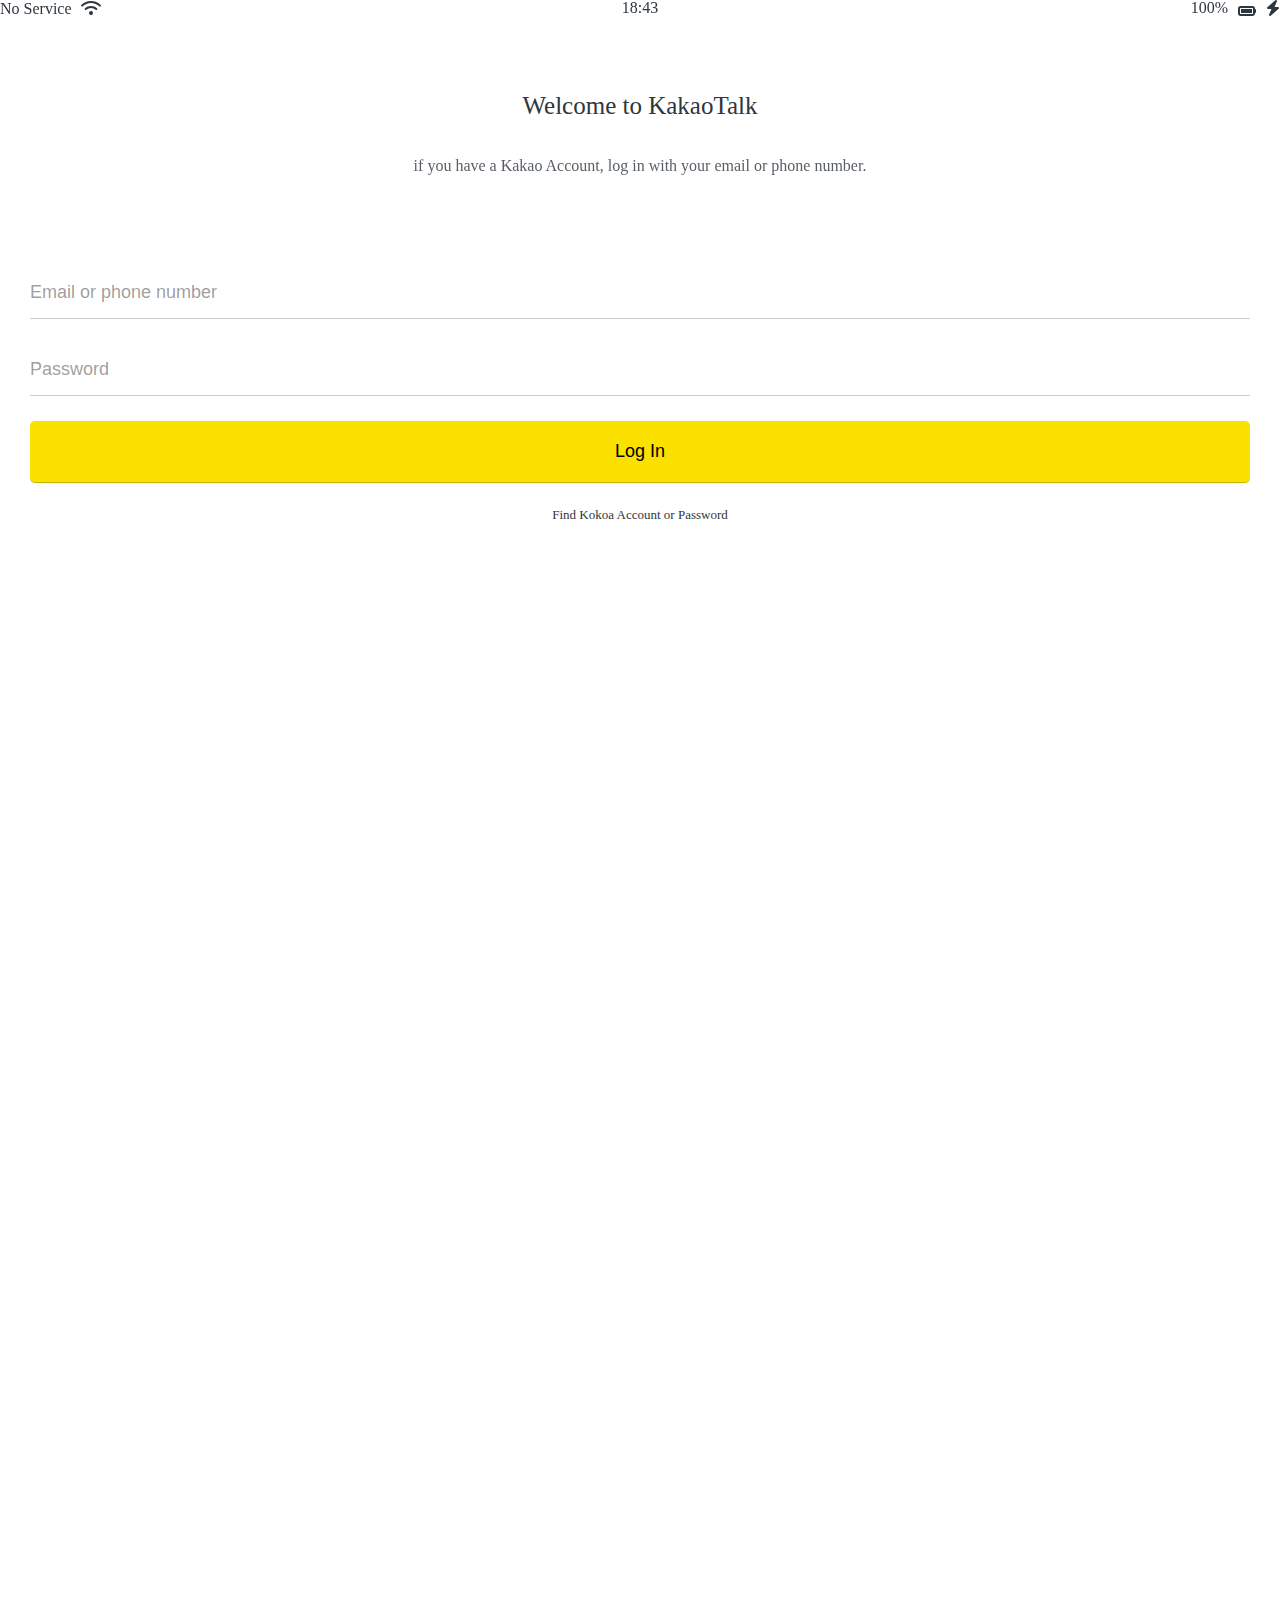
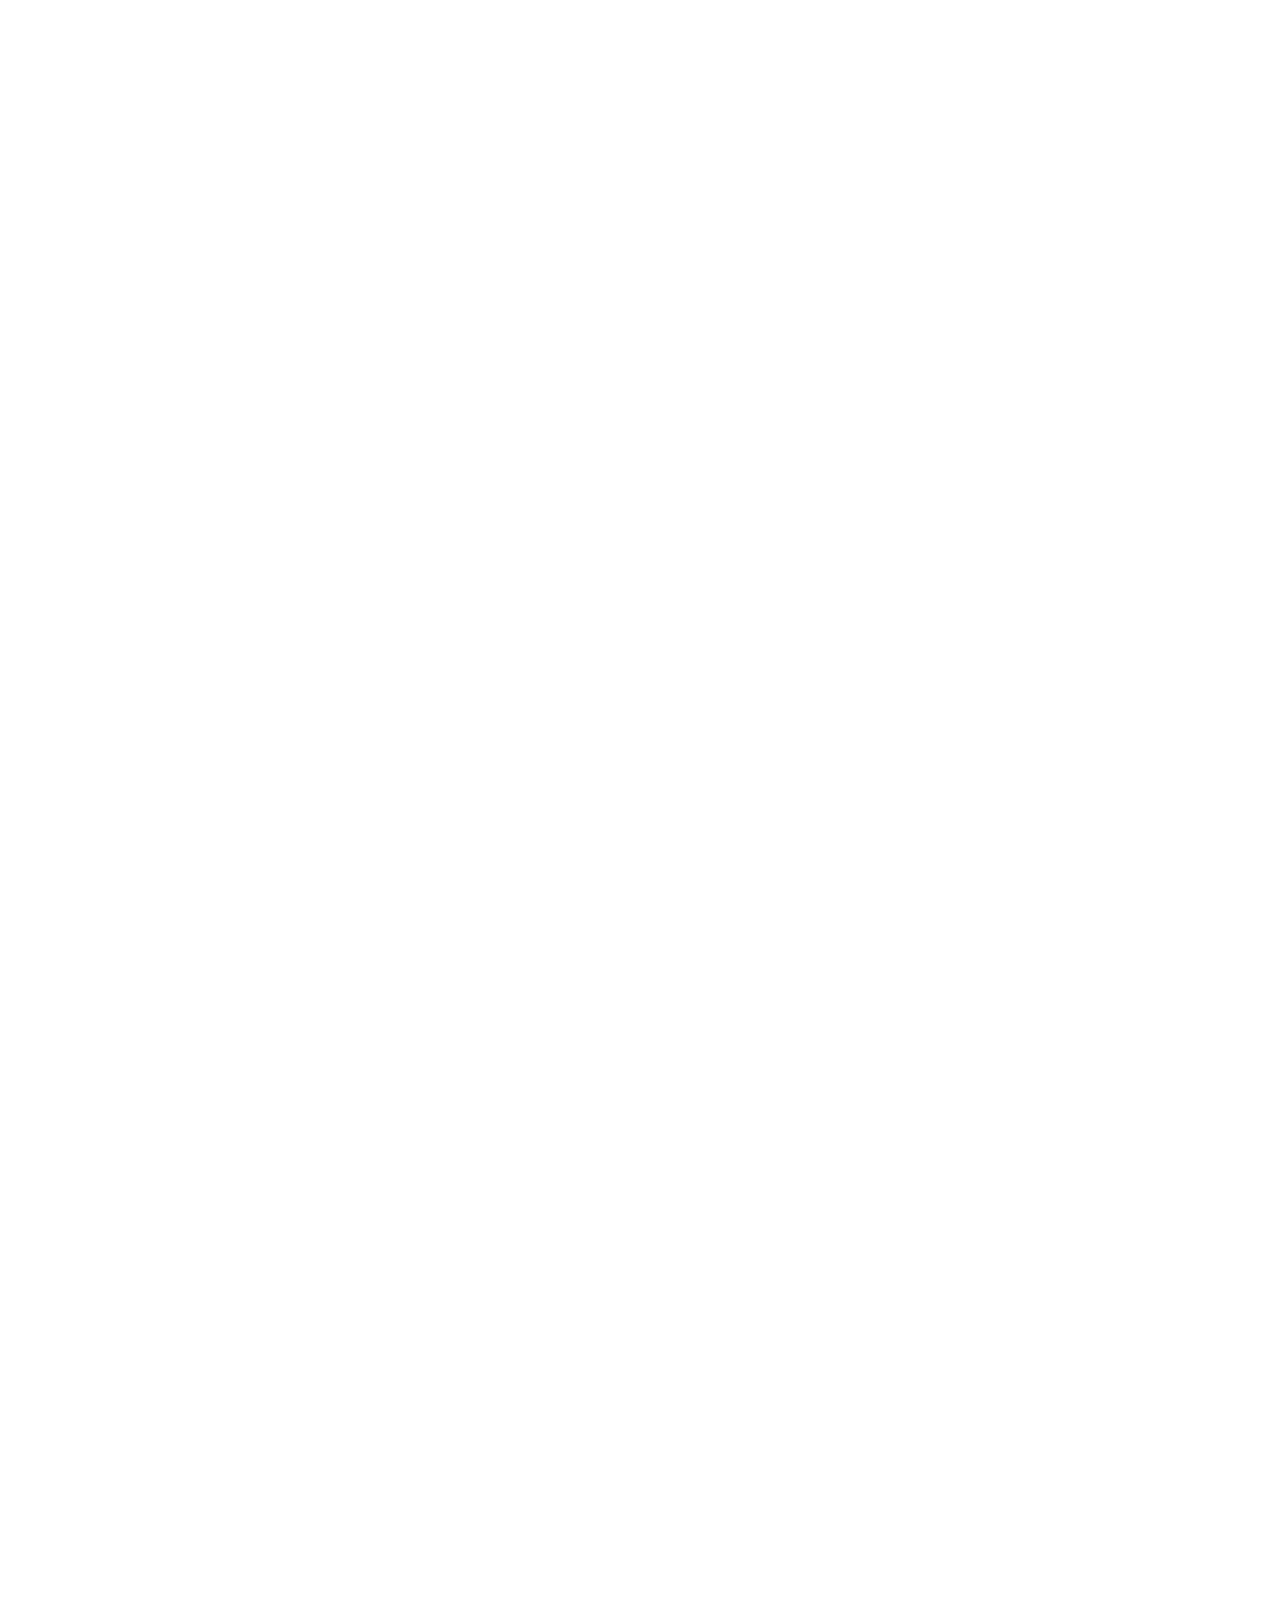
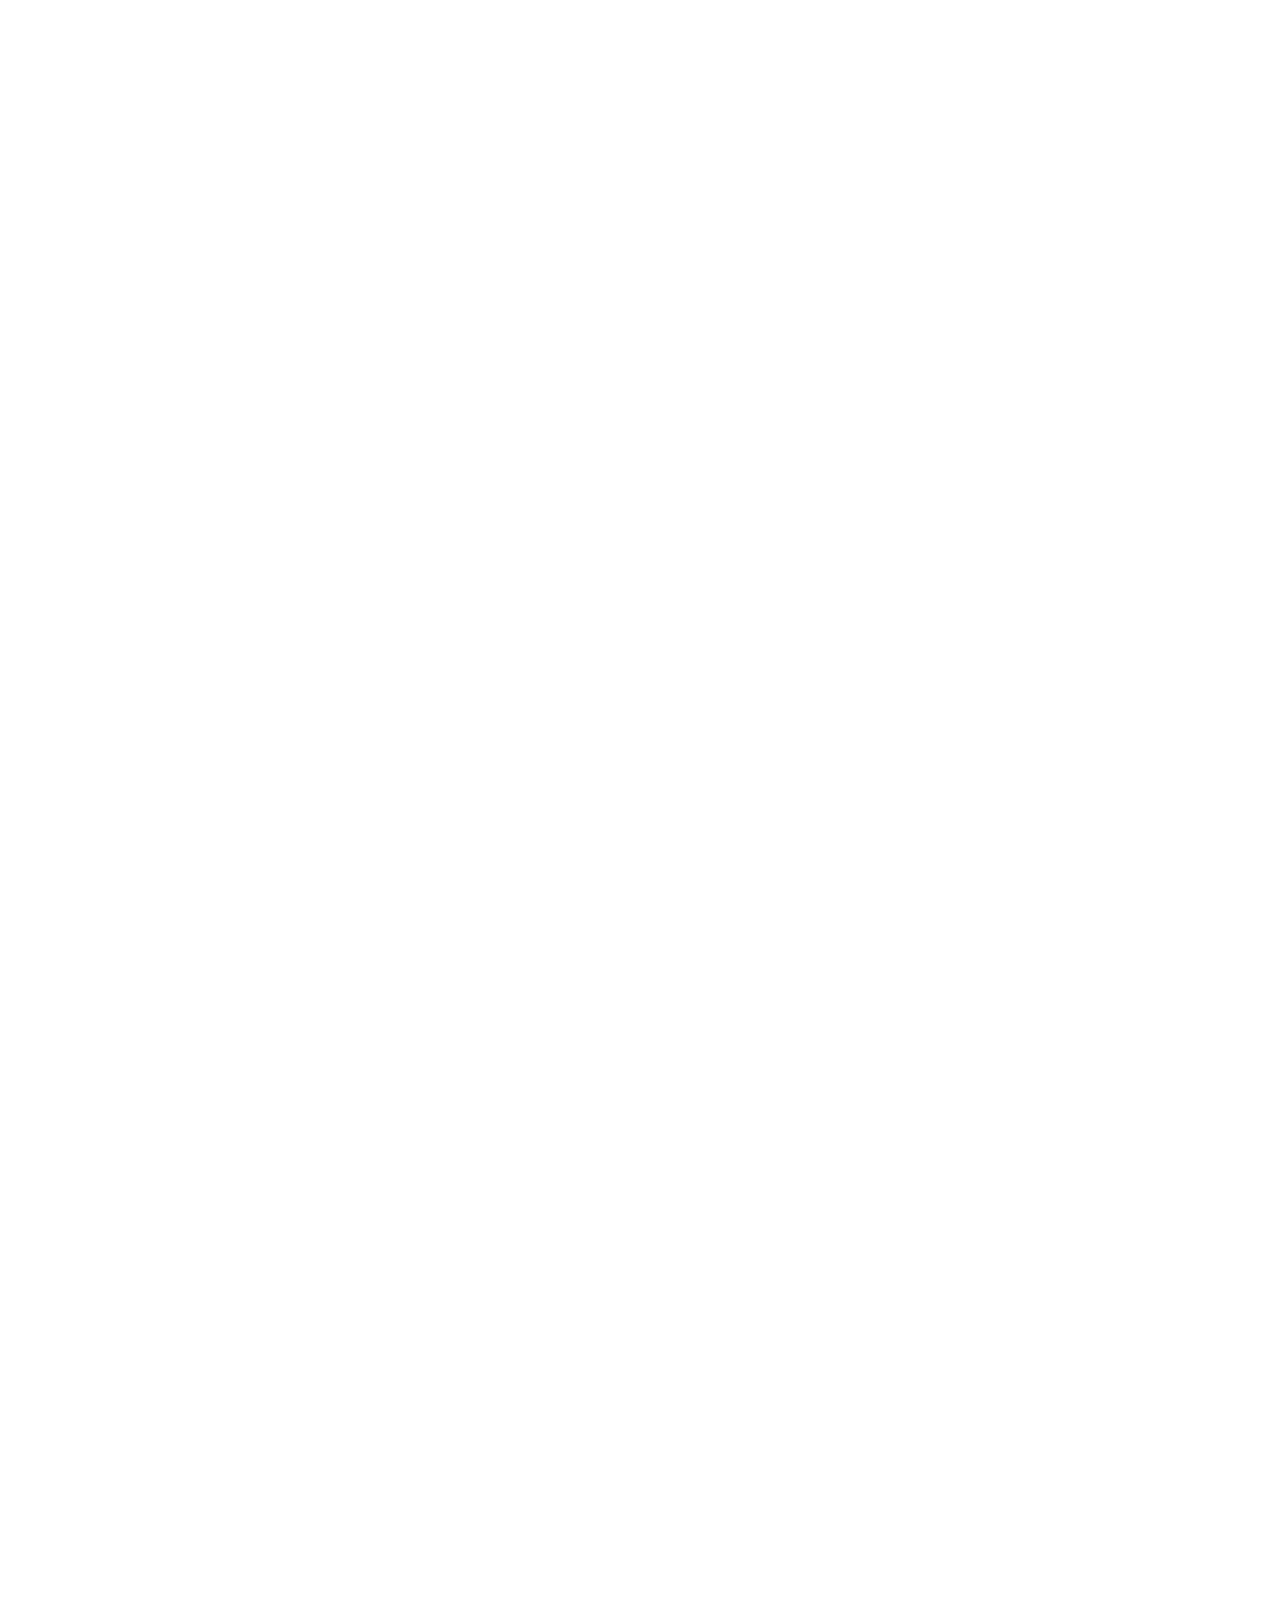
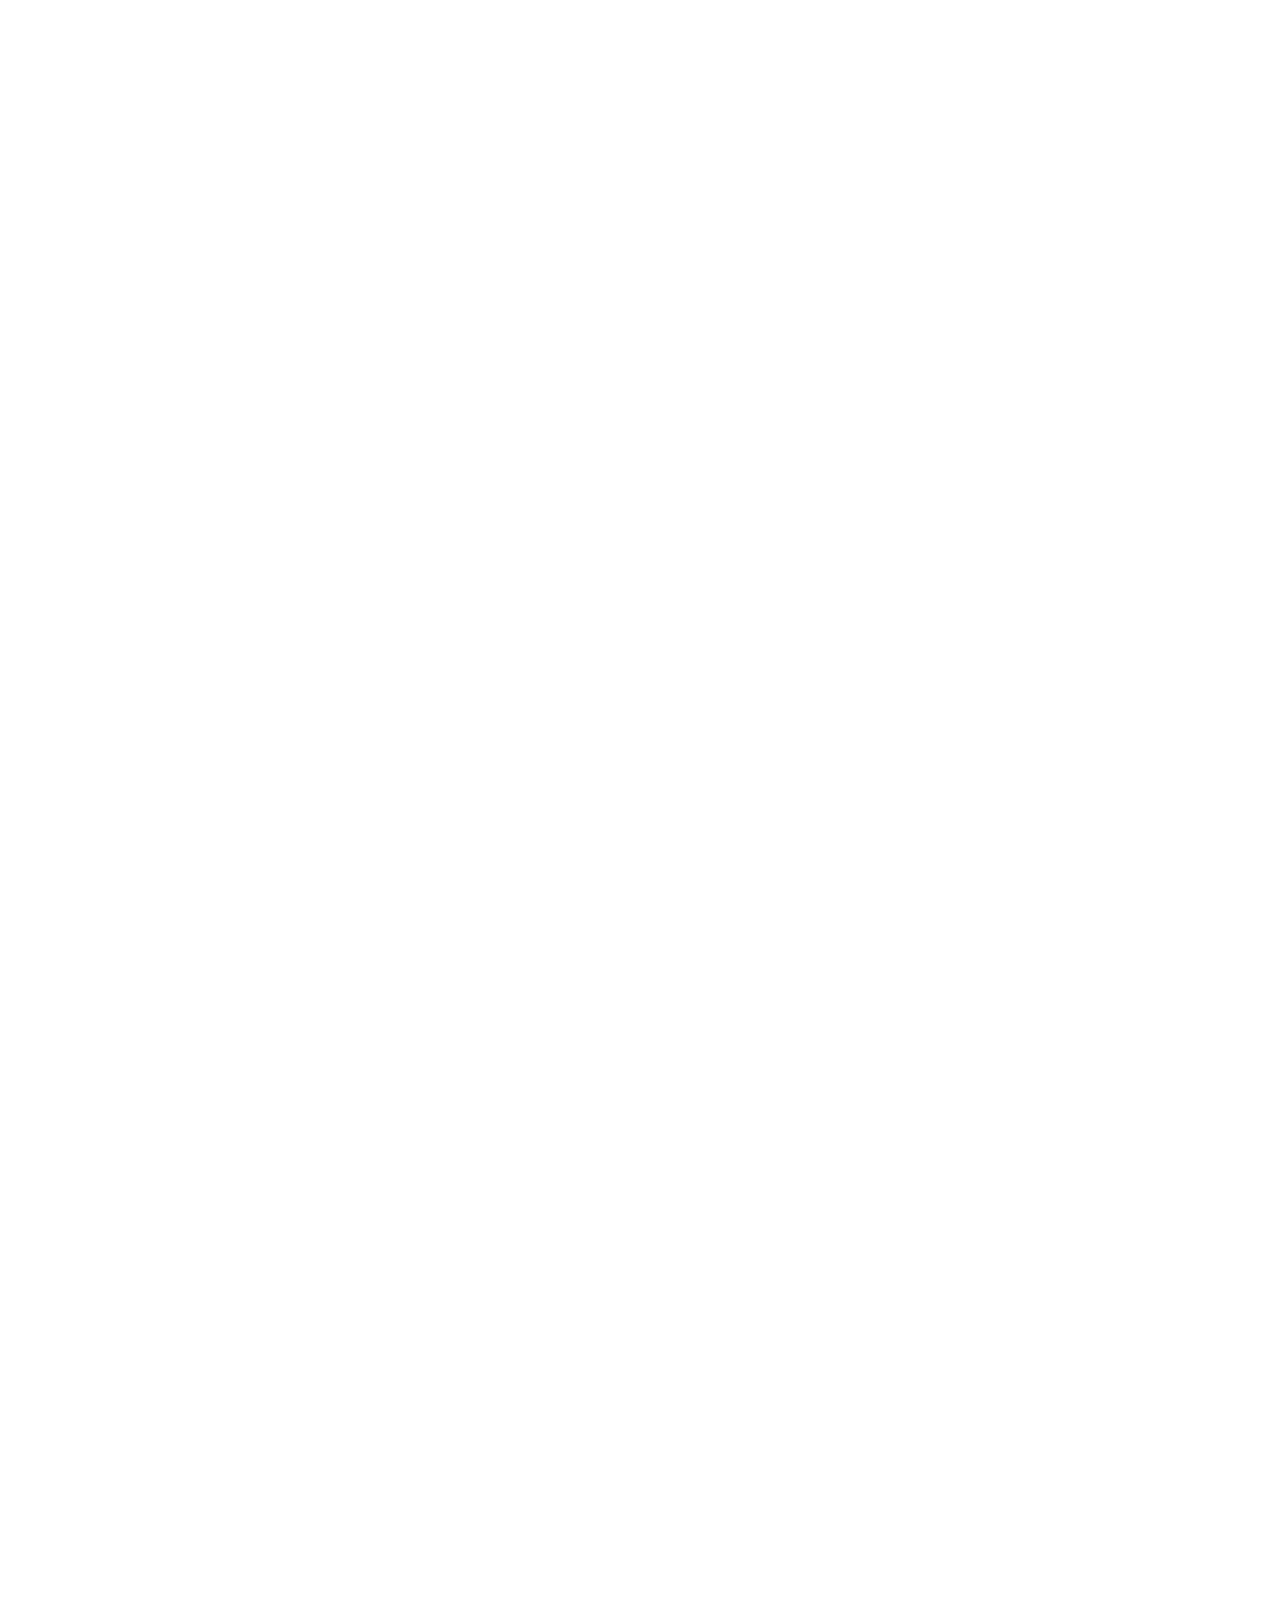
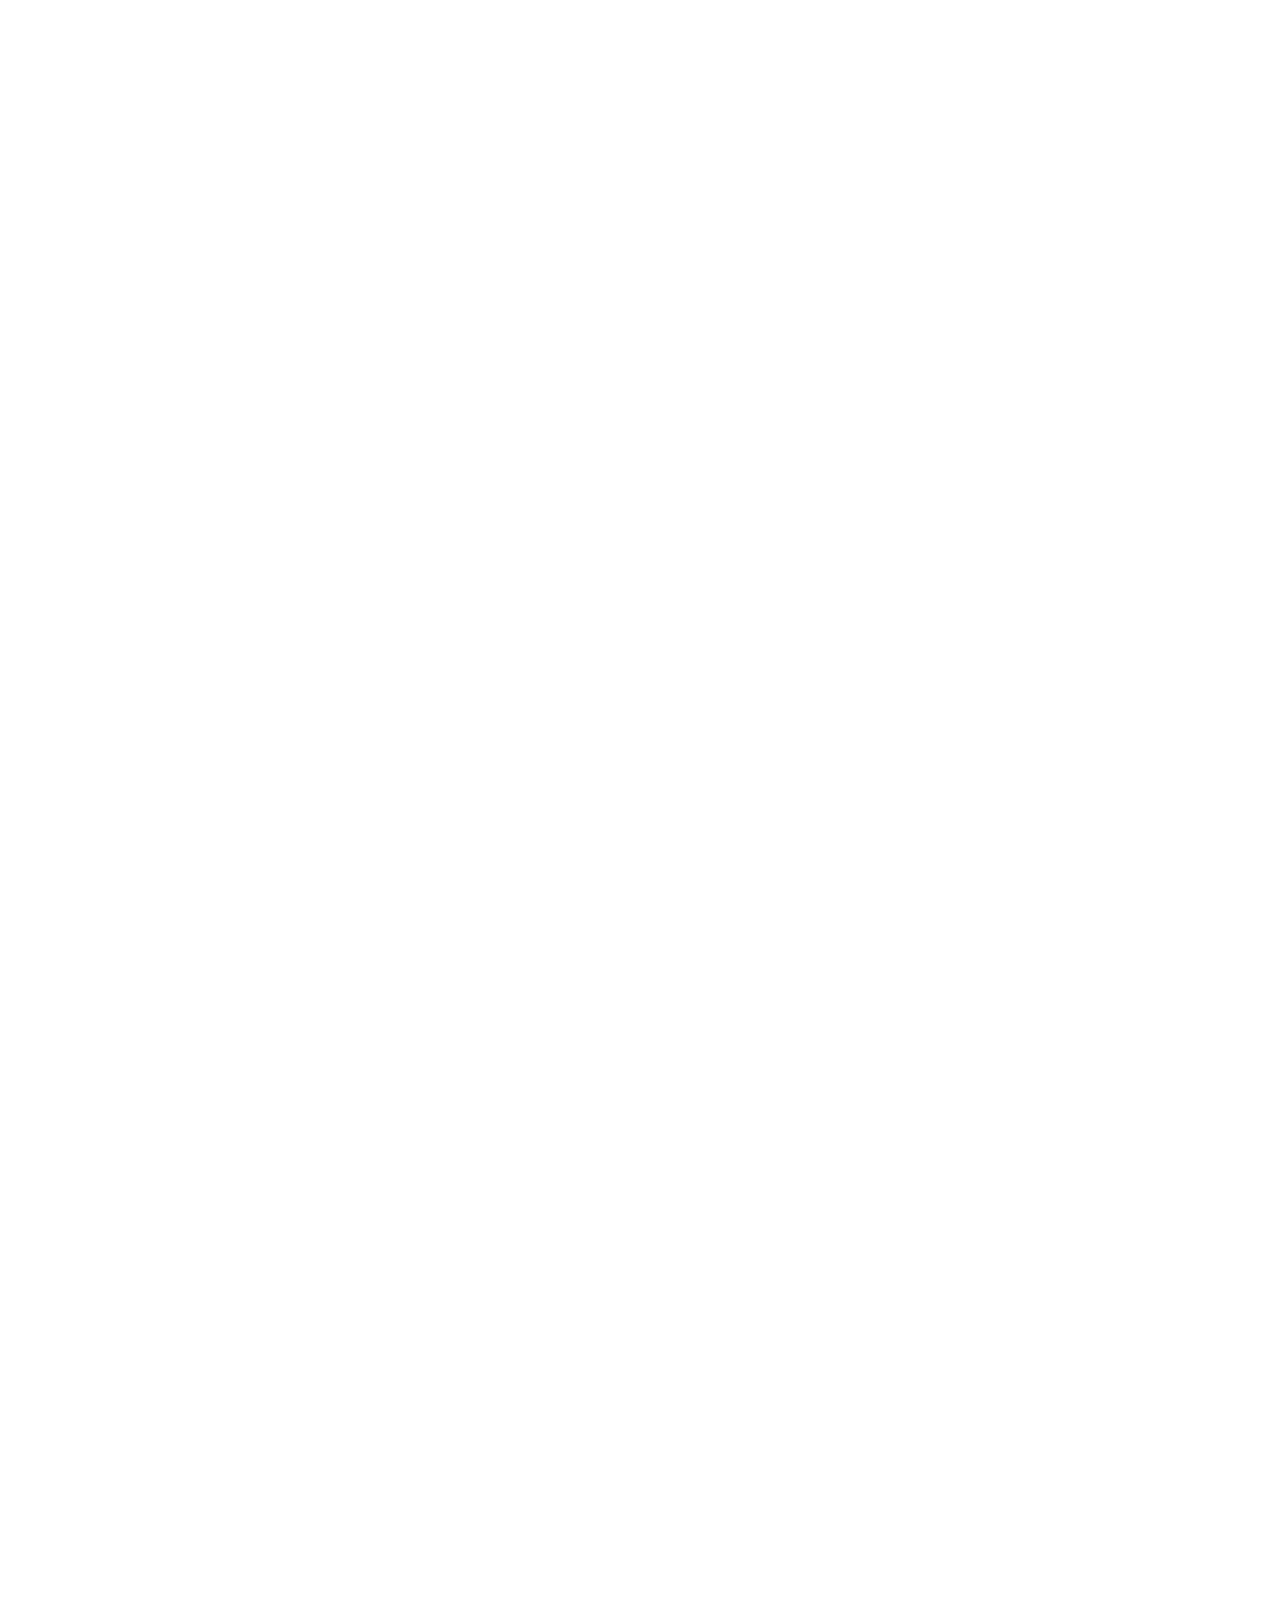
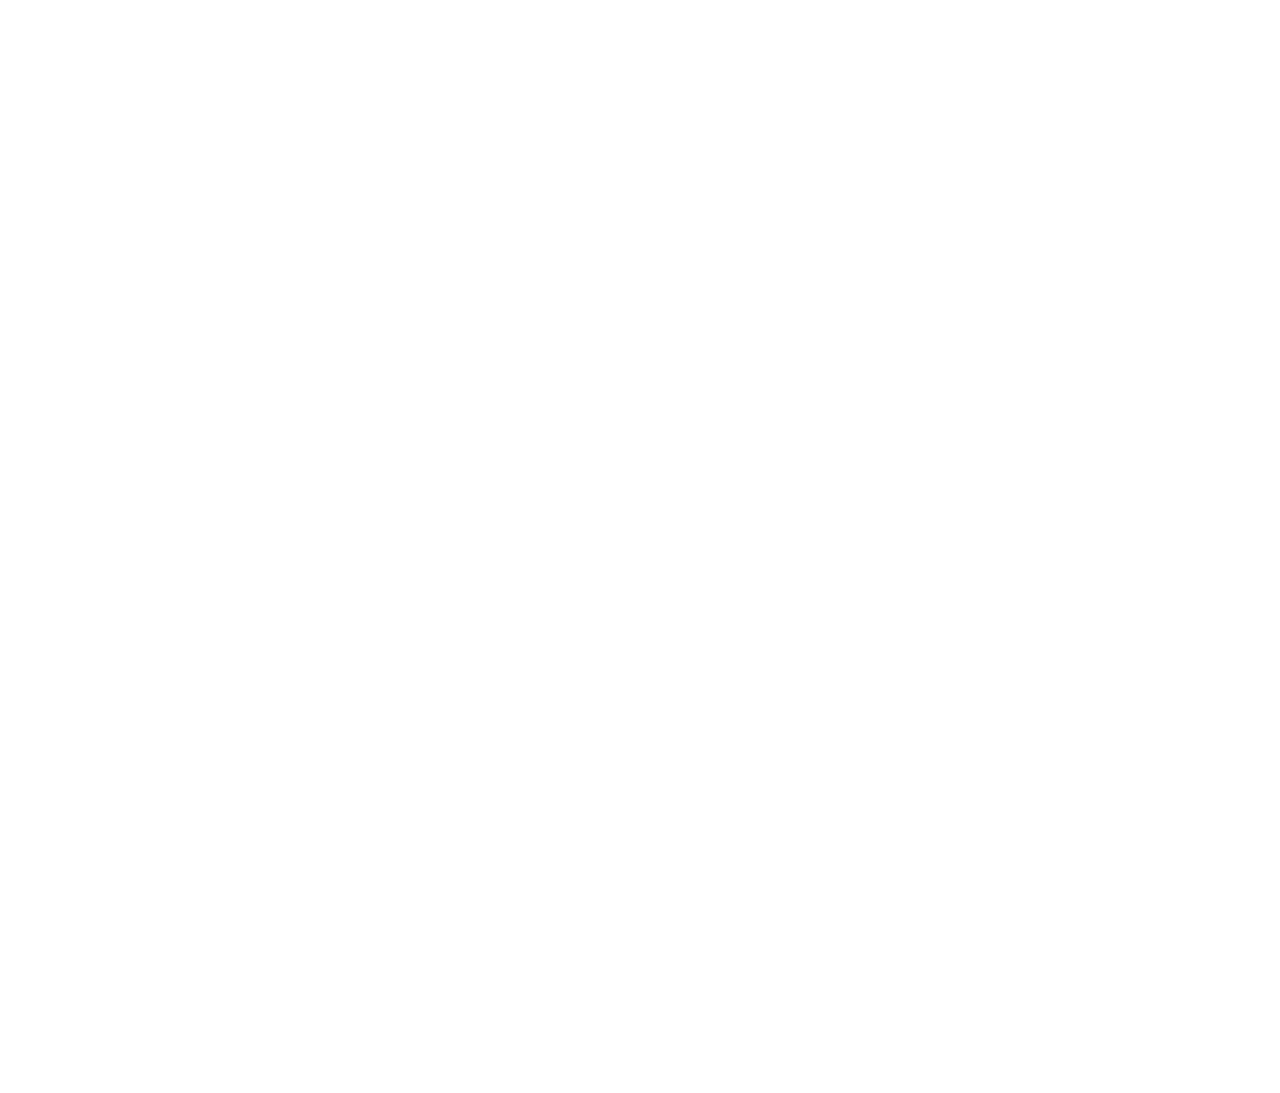
<file: index.html>
<!DOCTYPE html>
<html lang="en">
<head>
    <meta charset="UTF-8">
    <meta http-equiv="X-UA-Compatible" content="IE=edge">
    <meta name="viewport" content="width=device-width, initial-scale=1.0">
    <title>Welcome to Kokoa Talk</title>
    <link rel="stylesheet" href="css/styles.css">
    
    <link rel="stylesheet" href="https://cdnjs.cloudflare.com/ajax/libs/font-awesome/6.2.1/css/all.min.css">
</head>
<body>
    <div class="status-bar">
        <div class="status__column">
            <span>No Service</span>
            <i class="fa-solid fa-wifi"></i>
              
            <!-- 와이파이 아이콘 넣기 -->
        </div>       
        <div class="status__column">
            <span>18:43</span>
        </div>
        <div class="status__column">
            <span>100%</span>
            <i class="fa-solid fa-battery-full "></i>
              <!-- 배터리 아이콘 -->
              <i class="fa-solid fa-bolt"></i>
              <!-- 충전중 아이콘 -->
        </div>
    </div>
    <header class="welcome-header">
        <h1 class="welcome-header__title">Welcome to KakaoTalk</h1>
        <p class="welcome-header__text">if you have a Kakao Account, log in with your email or phone number.</p>
    </header>
    <form id="Login-form">
        <input type="text" placeholder="Email or phone number"/>
        <input type="password" placeholder="Password"/>
        <input type="submit" value="Log In"/>
        <a href="#">Find Kokoa Account or Password</a>
    </form>
    
    
</body>
</html>
</file>
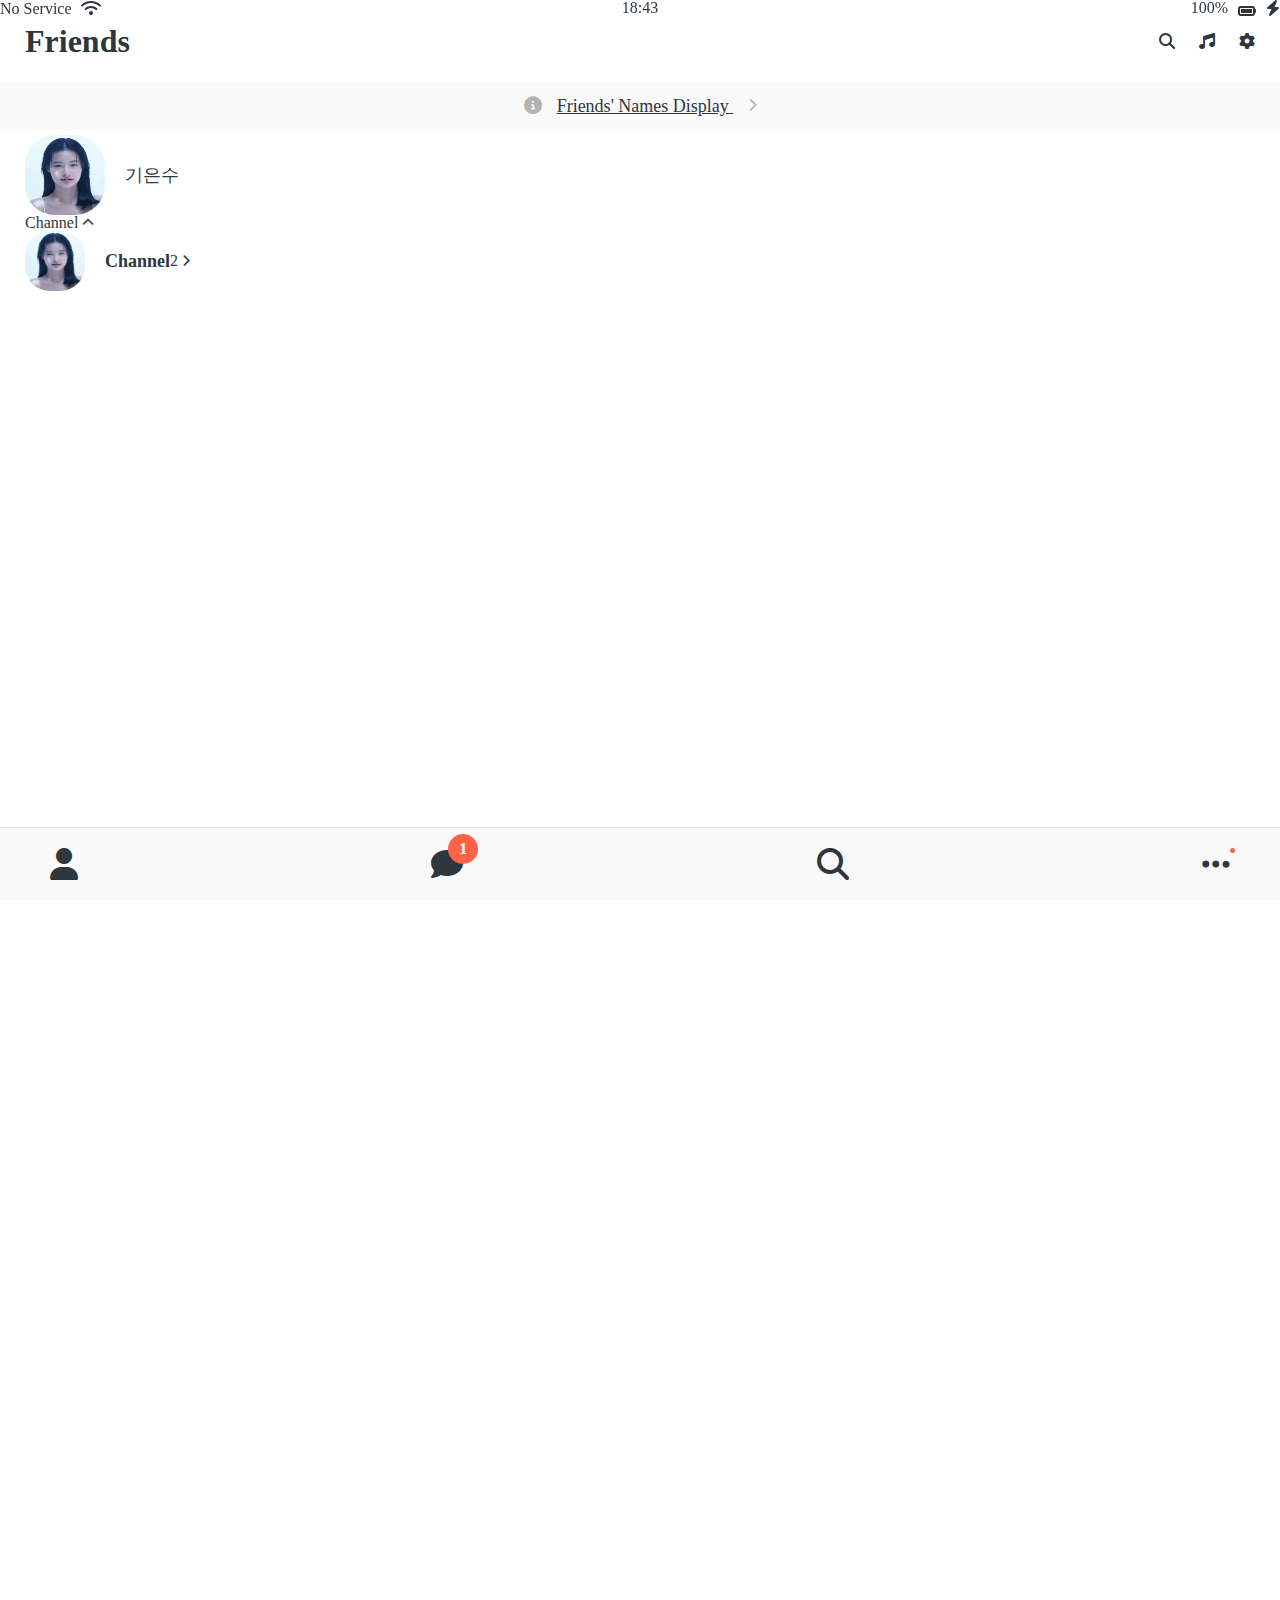
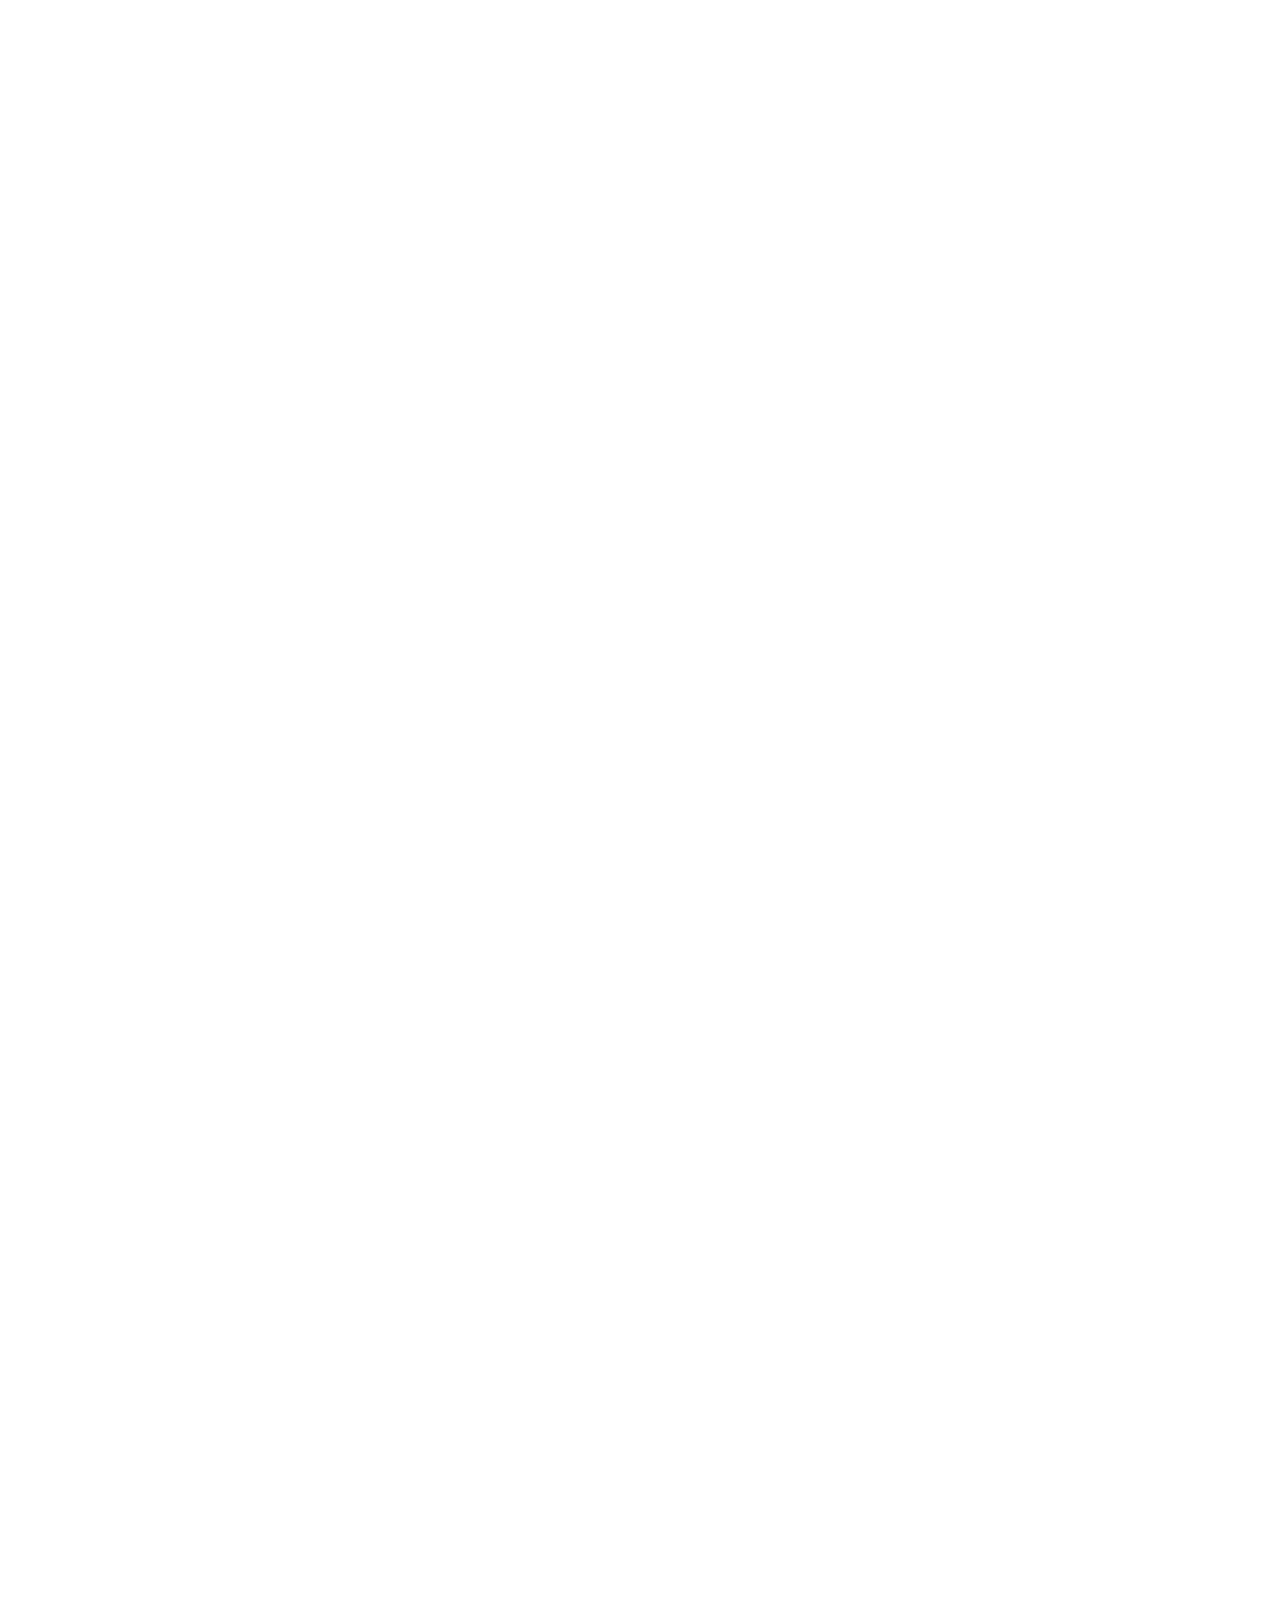
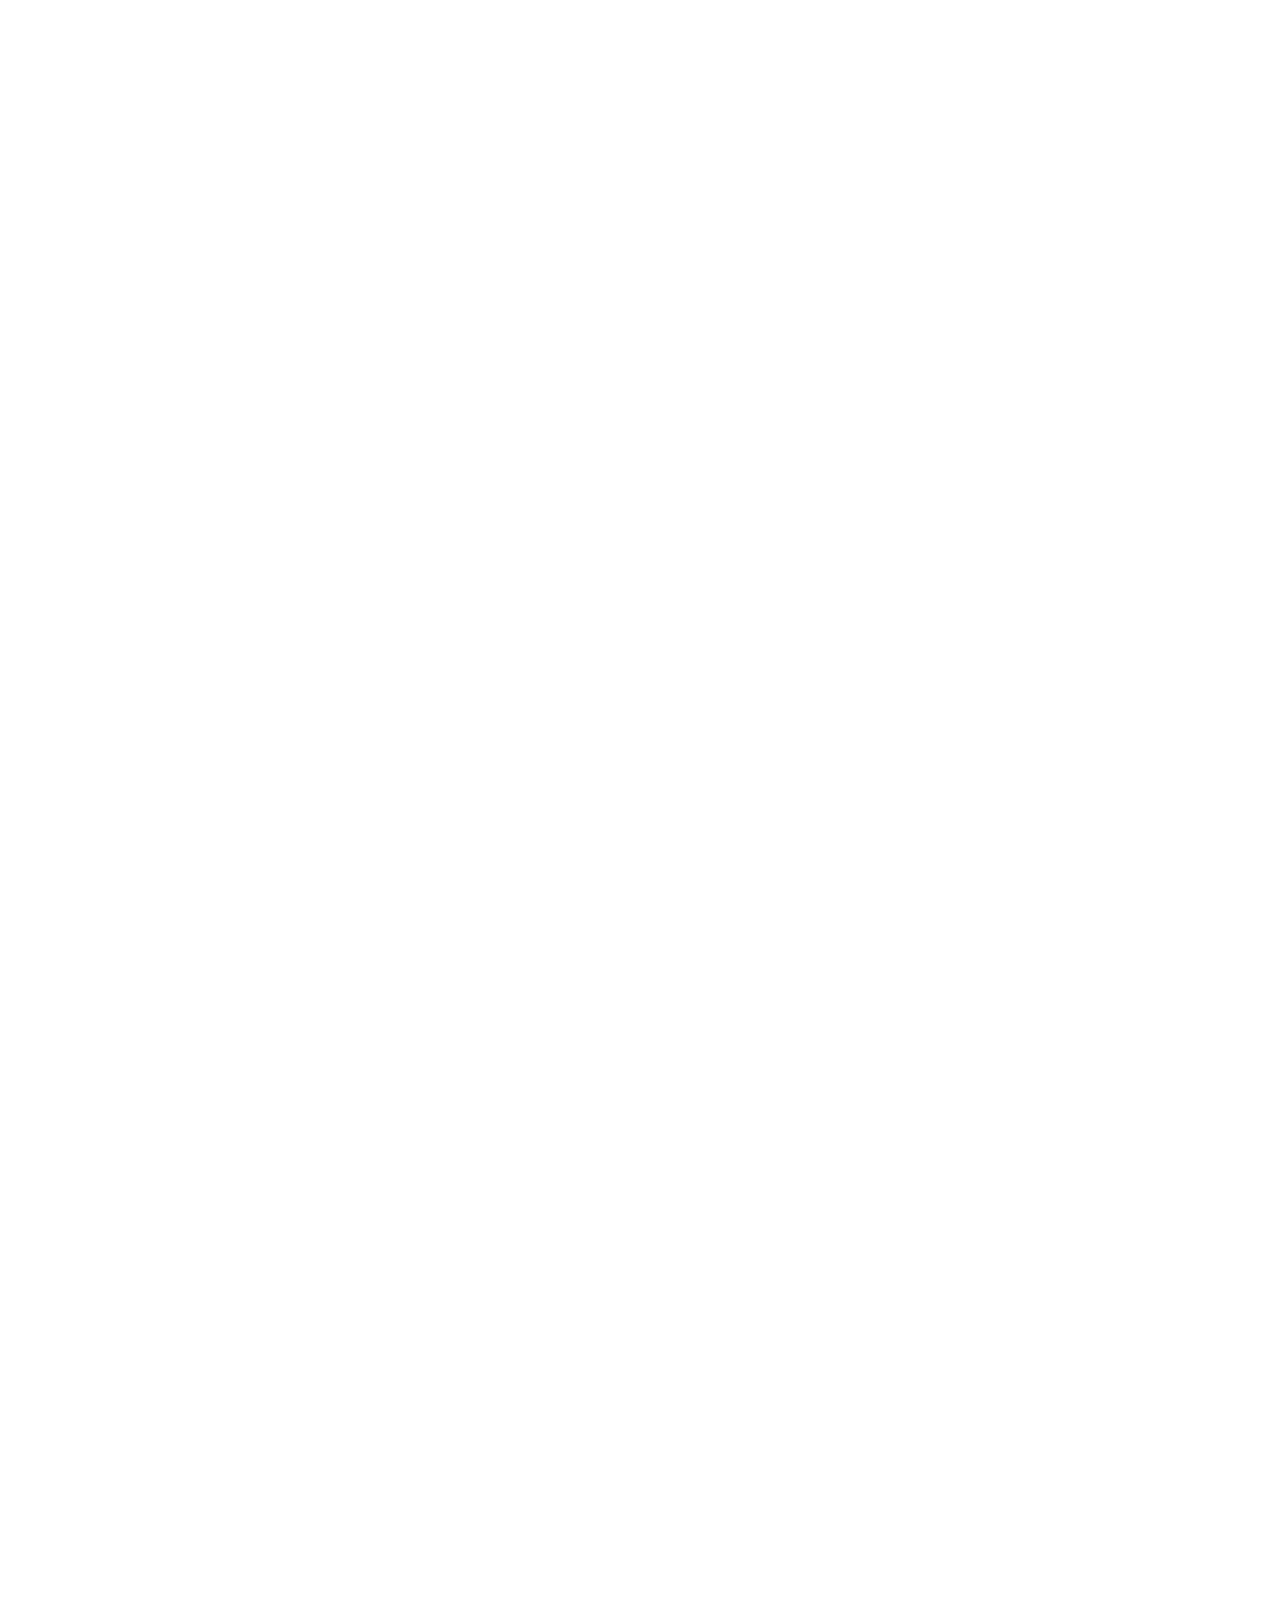
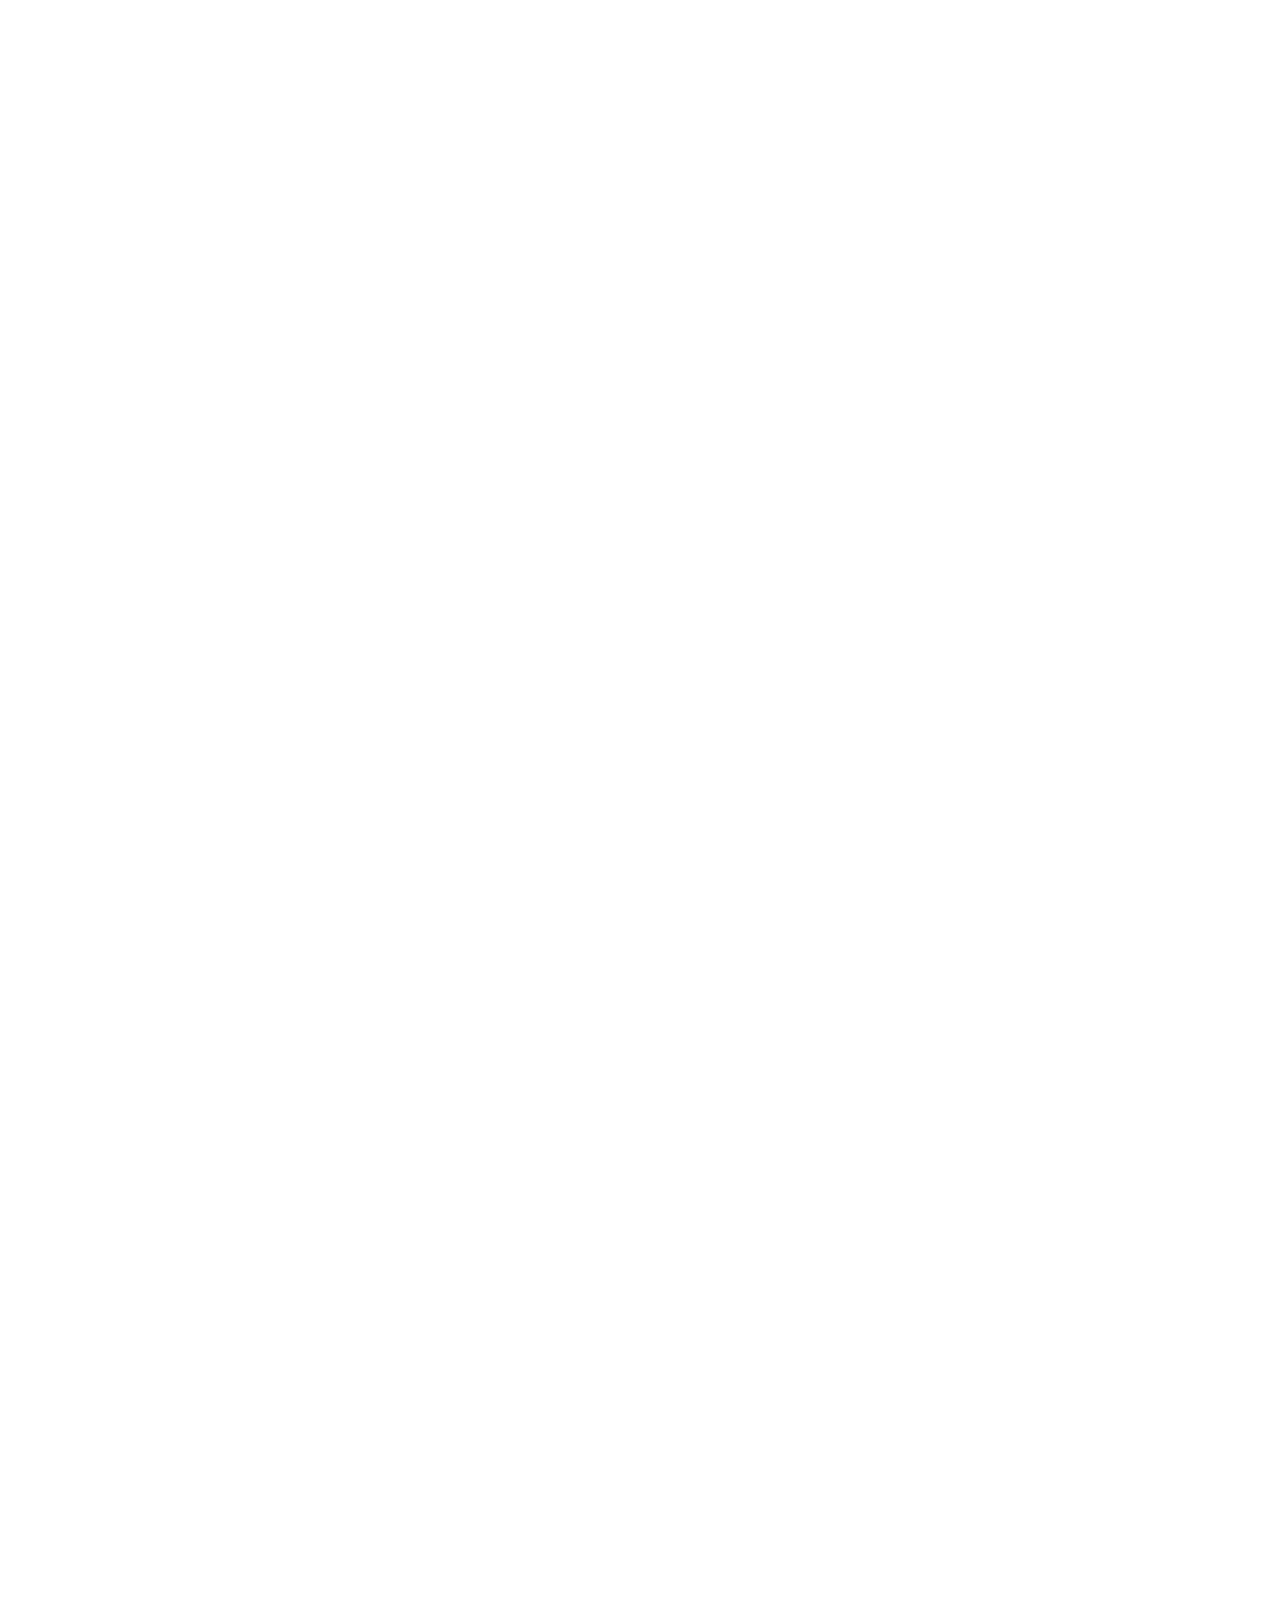
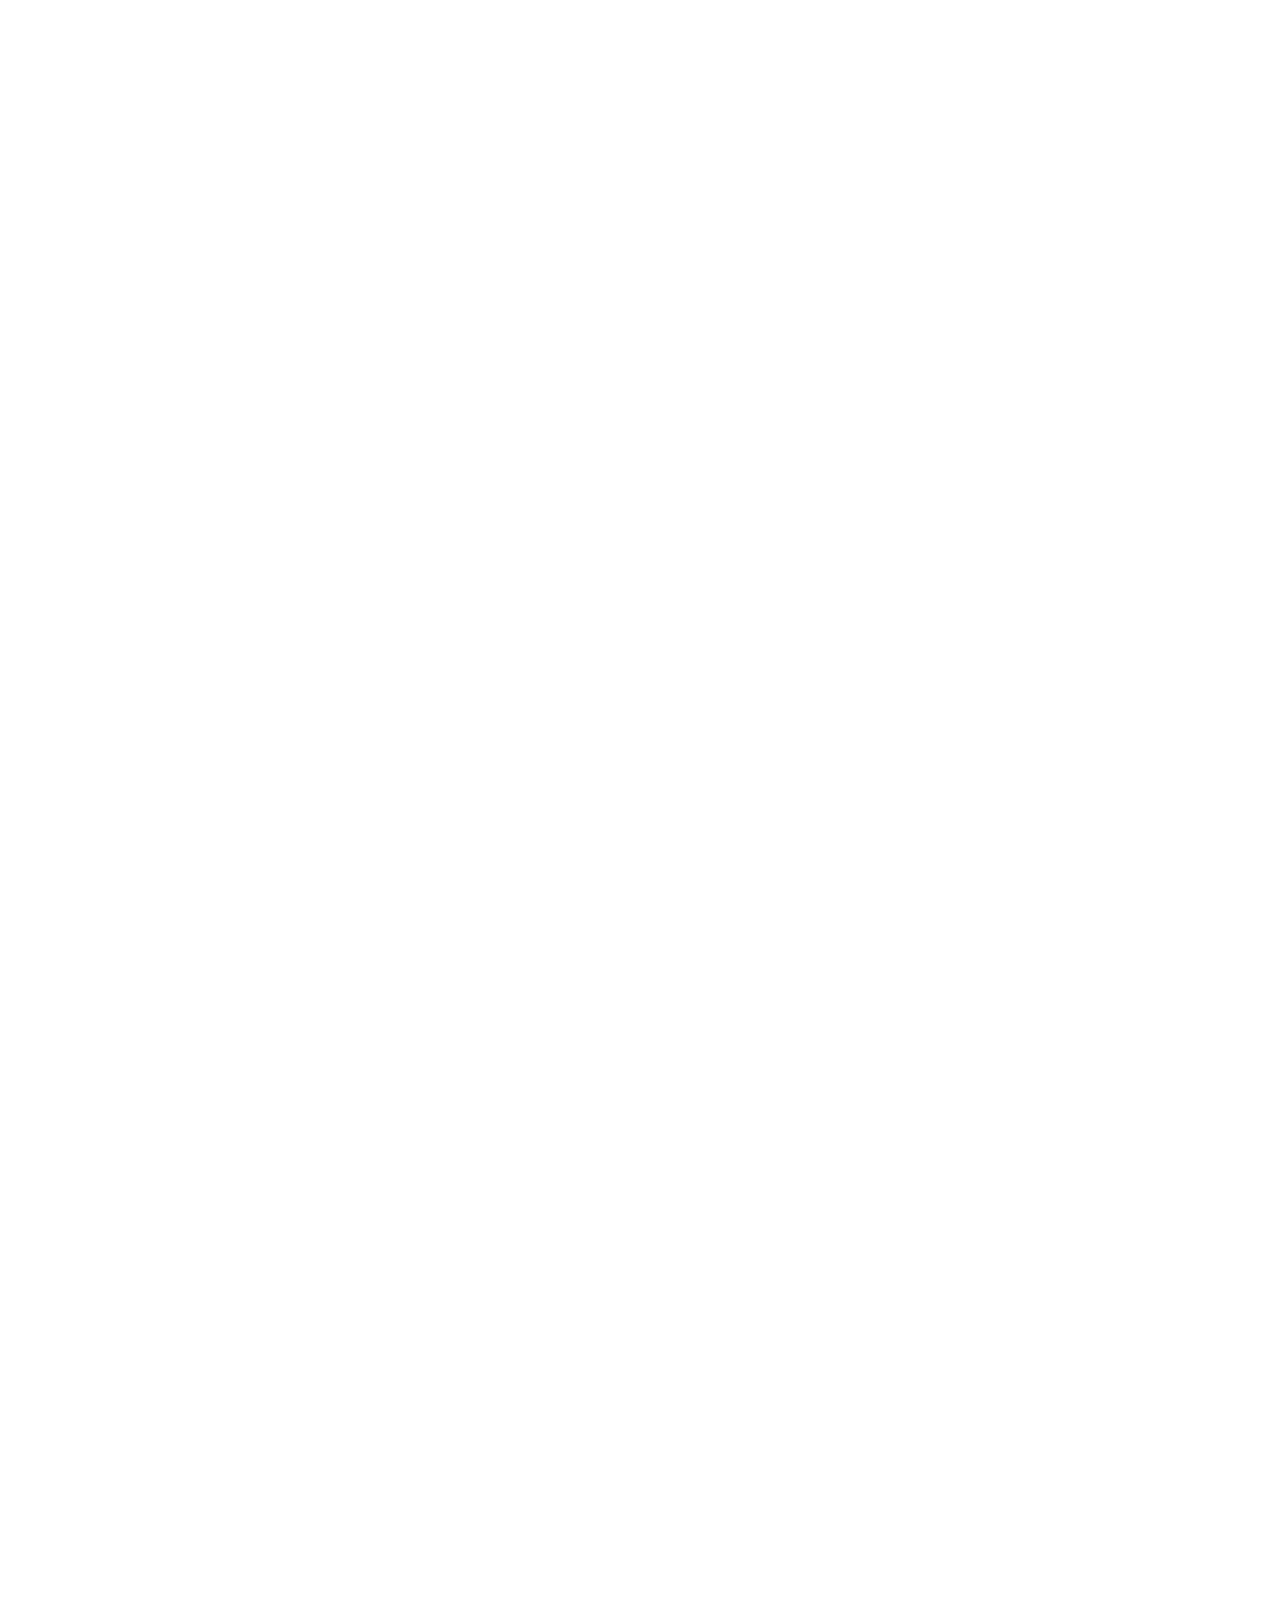
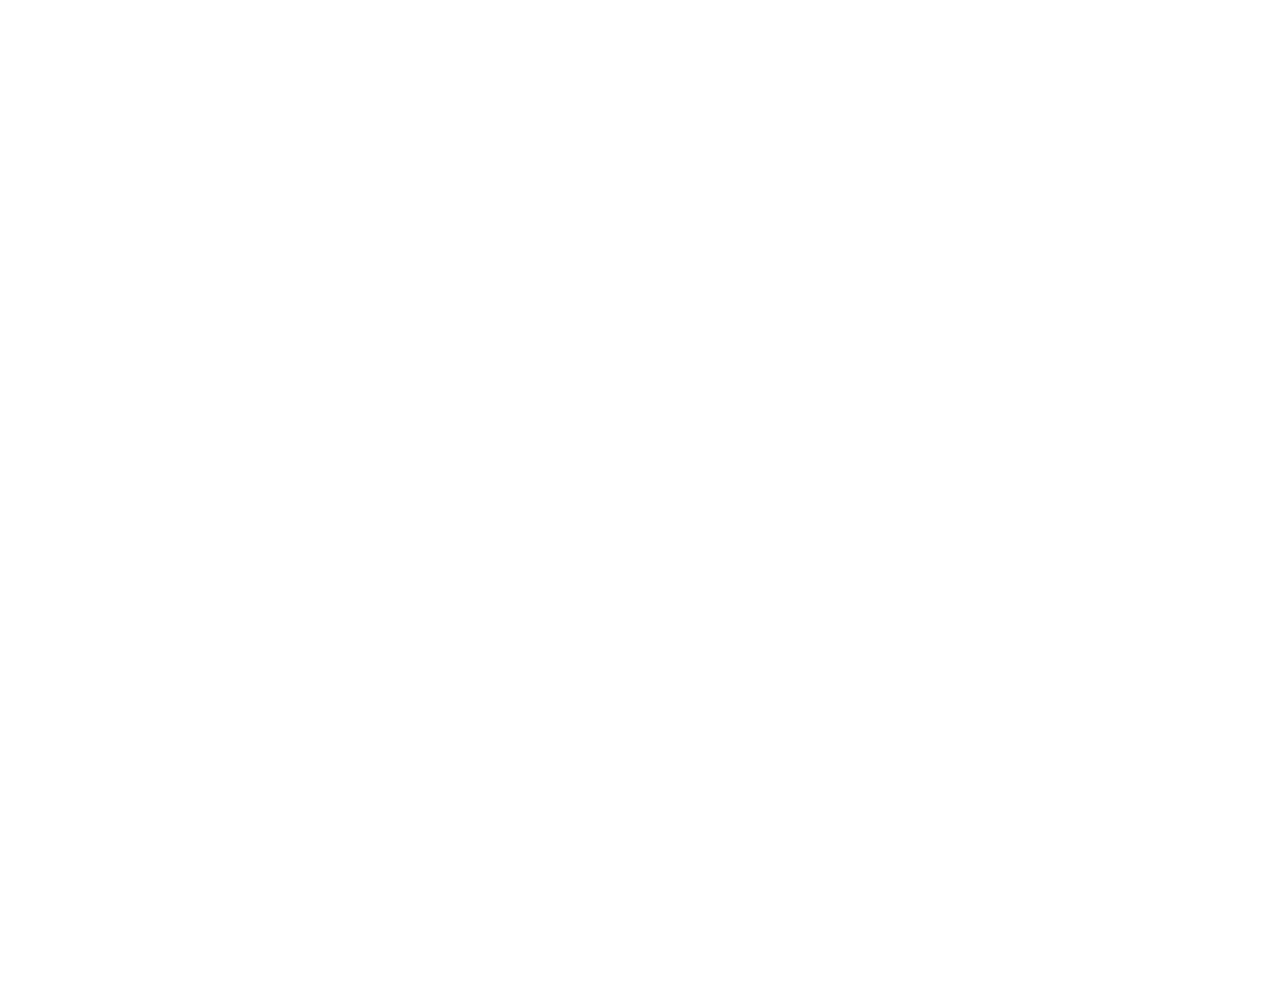
<file: friends.html>
<!DOCTYPE html>
<html lang="en">
<head>
    <meta charset="UTF-8">
    <meta http-equiv="X-UA-Compatible" content="IE=edge">
    <meta name="viewport" content="width=device-width, initial-scale=1.0">
    <title>Friends - Kokoa Talk</title>
    <link rel="stylesheet" href="css/styles.css">
    
    <link rel="stylesheet" href="https://cdnjs.cloudflare.com/ajax/libs/font-awesome/6.2.1/css/all.min.css">
</head>
<body>
    <div class="status-bar">
        <div class="status__column">
            <span>No Service</span>
            <i class="fa-solid fa-wifi"></i>
              
            <!-- 와이파이 아이콘 넣기 -->
        </div>       
        <div class="status__column">
            <span>18:43</span>
        </div>
        <div class="status__column">
            <span>100%</span>
            <i class="fa-solid fa-battery-full "></i>
              <!-- 배터리 아이콘 -->
              <i class="fa-solid fa-bolt"></i>
              <!-- 충전중 아이콘 -->
        </div>
    </div>

    <header class="screen-header">
        <h1 class="screen-header__title">Friends</h1>
        <div class="screen-header__icons">
            <span><i class="fa-solid fa-magnifying-glass  "></i></span>
            <span><i class="fa-solid fa-music  "></i></span>
            <span><i class="fa-solid fa-gear  "></i></span>
        </div>
    </header>
    <a id ="friends-display-link" href="">
        <i class="fa-solid fa-circle-info"></i>Friends' Names Display
        <i class="fa-solid fa-chevron-right fa-xs"></i>
    </a>

    <main class="friends-screen">
        <div class="user-component">
            <div class="user-component__column">
                <img src="/img/q3JvK_5c.jpg" class="user-component__avatar user-component__avatar--xl">
                <div class="user-component__text">
                    <h4 class="user-component__title">기은수</h4>
                    <!-- <h6 class="user-component__subtitle">this text whatever</h6> -->
                </div>
            </div>
            <div class="user-component__column">
    
            </div>
        </div>
        <div class="friends-screen_channel">
            <div class="friends-screen_channel-header">
                <span>Channel</span>
                <i class="fa-solid fa-chevron-up fa-xs"></i>
            </div>
            <div class="user-component">
                <div class="user-component__column">
                    <img src="/img/q3JvK_5c.jpg" class="user-component__avatar user-component__avatar--sm">
                    <div class="user-component__text">
                        <h4 class="user-component__title">Channel</h4>
                        <!-- <h6 class="user-component__subtitle">this text whatever</h6> -->
                    </div>
                </div>
                <div class="user-component__column">
                    <span>2</span>
                    <i class="fa-solid fa-chevron-right fa-xs"></i>
                </div>
            </div>
        </div>
    </main>
   



  <nav class="nav">
    <ul class="nav__list">
        <li class="nav__btn">
            <a class="nav__link" href="friends.html"><i class="fa-solid fa-user fa-2x"></i></a>
        </li>
        <li class="nav__btn">
            <a class="nav__link" href="#">
                <span class="nav__not">1</span>
                <i class="fa-solid fa-comment fa-2x"></i>
            </a>
        </li>
        <li class="nav__btn">
            <a class="nav__link" href="#"><i class="fa-solid fa-magnifying-glass fa-2x"></i></a>
        </li>
        <li class="nav__btn">
            <a class="nav__link" href="#">
                <span class="nav__not12"></span>
                <i class="fa-solid fa-ellipsis fa-2x"></i>
            </a>
        </li>
    </ul>
  </nav>
    
</body>
</html>
</file>
<file: css/styles.css>
@import "/css/reset.css";
@import "/css/variables.css";
@import "/css/friends.css";
@import "/css/nav-nar.css";
@import "/css/screen-header.css";
@import "/css/user-component.css";
.status-bar{display: flex;justify-content: space-between;position: fixed;top: 0;box-sizing: border-box;width: 100%;}
.status__column{width: 33%;}
.status__column:first-child span{margin-right: 5px;}
.status__column:nth-child(2){
    display: flex;
    justify-content: center;
    
}
.status__column:last-child{
    display: flex;
    justify-content: flex-end;
}
.status__column .fa-solid.fa-battery-full{
    margin: 3px 10px;
}
.welcome-header{
    margin: 93px 0px;
    text-align: center;
    display: flex;
    flex-direction: column;
    align-items: center;
    font-weight: 500;
    
}
.welcome-header__title{margin-bottom: 40px; font-size: 25px;}
.welcome-header__text{width: 50%;opacity: 0.8;}
#Login-form{
    display: flex;
    flex-direction: column;
    margin: 0px 30px;
}
#Login-form input{border: none; padding: 15px 0px;font-size: 18px;
border-bottom: 1px solid rgba(0, 0, 0, 0.2);
margin-bottom: 25px;
transition: border-color 0.3s ease-in-out;}
#Login-form input::placeholder{
    color:rgba(0, 0, 0, 0.4) ;
}
#Login-form input:focus{
    border-color:var(--yellow);
}
#Login-form input[type="submit"]{
    background-color: var(--yellow);
    cursor: pointer;
    padding: 20px 0px ;
    border-radius: 5px;
   

}
#Login-form a{
    text-align: center;
    text-decoration: none;
    color: inherit;
    font-size: 13px;
}
</file>
